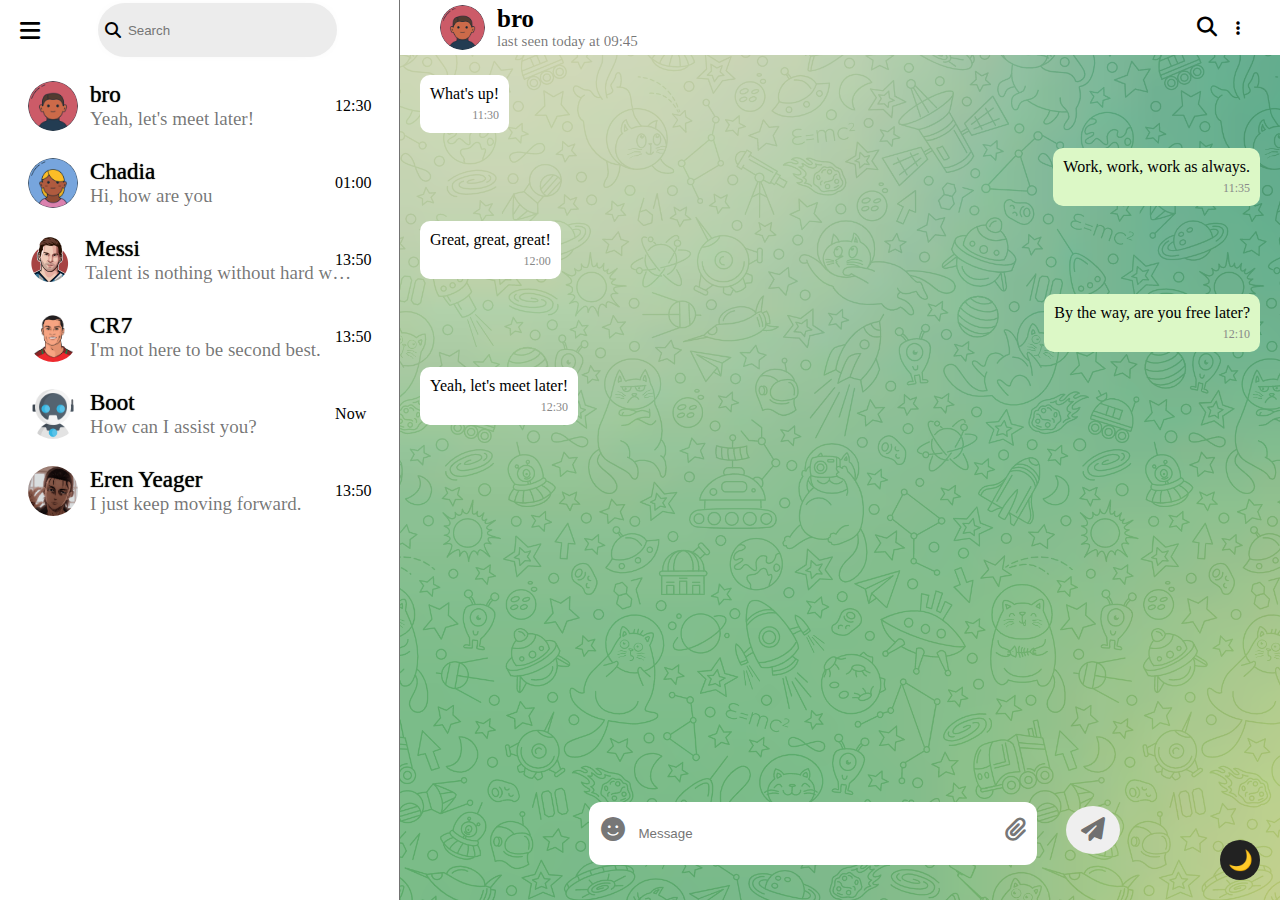
<file: google.com/telegram.html>
<!DOCTYPE html>
<html lang="en">

<head>
     <meta charset="UTF-8">
     <meta name="viewport" content="width=device-width, initial-scale=1.0">
     <title>Telegram Chat App</title>
     <link rel="stylesheet" href="https://cdnjs.cloudflare.com/ajax/libs/font-awesome/6.1.1/css/all.min.css">
     <link rel="stylesheet" href="chat.css">
</head>

<body>
     <div id="page">
          <div id="firstpage">
               <div id="navbars">
                    <i class="fa fa-bars" aria-hidden="true"></i>
                    <div id="search">
                         <i class="fa fa-search" aria-hidden="true"></i>
                         <input type="text" placeholder="Search">
                    </div>
               </div>
               <div id="users">
                    <!-- User list will be filled by JavaScript -->
               </div>
          </div>
          <div id="lastpage">
               <div id="navUser">
                    <div id="userdata">
                         <img src="img_users/man_7180002.png">
                         <div id="viewUser">
                              <h1 id="userchatname">Samir</h1>
                              <p id="viewuser">last seen today at 09:45</p>
                         </div>
                    </div>
                    <div id="detachUser">
                         <i class="fa fa-search" aria-hidden="true"></i>
                         <i class="fa fa-ellipsis-v" aria-hidden="true" style="margin-left: 15px;"></i>
                    </div>
               </div>
               <div id="chatuser">
                    <!-- Chat messages will be filled by JavaScript -->
               </div>
               <div id="messageuser">
                    <div id="inputsCuntruls">
                         <i class="fa fa-smile" aria-hidden="true"></i>
                         <input type="text" placeholder="Message" id="inputuserr">
                         <i class="fa fa-paperclip" aria-hidden="true"></i>
                         <button id="aoudiouser">
                              <i class="fa fa-paper-plane" aria-hidden="true"></i>
                         </button>
                    </div>
               </div>
          </div>
     </div>
     <script src="chat.js"></script>
</body>

</html>
</file>
<file: google.com/chat.css>
*{
     margin: 0;
     padding: 0;
     box-sizing: border-box;
}
#page{
     display: flex;
     justify-content: center;
     align-items: center;
     flex-wrap: nowrap;
}
:root{
     --color1:black;
     --color2:rgba(0, 0, 0, 0.548); 
     --color3:rgb(255, 169, 94); 
     --color4:rgb(255, 255, 255); 
     --color5:black; 


}
/*                                            firstpage */
#firstpage{
     background-color: #ffffff; 
     width: 20%;
     height: 100vh;   
     display: flex;
     flex-direction: column; 
     padding: 0 20px;
     overflow: auto;
     max-width: 500px;
     min-width: 400px;
     border-right: 1px solid var(--color2);

}
.fa-bars{
     font-size: 23px;
     cursor: pointer;
}
.fa-bars:active{
     text-shadow: 0 0 3px var(--color3);
}
#navbars{   
     display: flex;
     align-items: center;
     height: 5vh;
     padding: 30px 0;
     margin: 0 0 10px 0;
     background-color: white;
}
 #search{
     width: 100%;  
     height: 30px; 
     padding: 0 20px; 
     display: flex;
     justify-content: center;
     align-items: center;

 }
 #search  input {   
     width: 80%;
     height: 6vh;
     padding: 0 30px;
     border-radius: 50px;
     box-shadow:0 0 18px -18px #0b0b0b;
     border: none; 
     background-color: rgba(14, 13, 13, 0.077) !important; 
 }
 #search .fa-search{
position: relative;
top: 0px;
left: 23px; 
z-index: 2;
 }
 /*                        users */

#users{
     display: flex;
     flex-direction: column;
     gap: 5px;
}
#user1{

height: 8vh;
display: flex;
align-items: center;
justify-content: space-between;
flex-wrap: nowrap;
width: 90%;
cursor: pointer;
}
#user1 #user_profile{
     width: 100%;
     height: 5vh;
     display: flex;
     align-items: center; 
     gap: 12px; 
}
#user1 #user_profile #userContent{ 
 width: 100%; 
display: flex; 
justify-content: center; 
flex-direction: column;
}
#user1 #user_profile #user_img{
    width: 50px ;
    height: 50px;
    border: none;
    border-radius: 50px;
}
#user1 #user_profile #user_name{
    font-size: 23px;
    text-shadow: 0 0 1px black; 
}
#user1 #user_profile #user_lastMessaage{
     font-size: 19px; 
     color:var(--color2) ; 
     width: 270px;  
     white-space: nowrap;
     overflow: hidden;
     text-overflow: ellipsis;
 }
 

/* media first */

@media screen and (max-width:400px) {
     #user1 #user_profile #user_lastMessaage{
          font-size: 19px; 
          color:var(--color2) ; 
          width: 120px;  
          white-space: nowrap;
          overflow: hidden;
          text-overflow: ellipsis;
      }
}
/*                                            lastpage */

#lastpage{
     width: 100%;
     height: 100vh;
     background-image: url(img_users/lastpage.PNG); 
     overflow: auto;
}

#navUser{
     background-color: var(--color4);
     display: flex;
  justify-content: space-between;
  align-items: center;
  padding: 5px 40px; 
}
#navUser #userdata{
     display: flex;
     justify-content: center;
     align-items: center;
     gap: 12px;
}
#navUser #detachUser .fa-search{
     font-size: 20px;
} 
#navUser #userdata img{
     width: 45px ;
     height: 45px;
     border: none;
     border-radius: 50px;
 }
 
#navUser #userdata #viewUser #userchatname{
     font-size: 25px; 
 }
#navUser #userdata #viewUser #viewuser{
 font-size: 15px; 
 color:var(--color2) ; 
}


/* message user*/
#chatuser{
     width: 100%;
     height: 83%;
}
#messageuser{
     width: 100%;
     display: flex;
     justify-content: center;
     align-items: center; 
     position: relative;  
}

 #inputsCuntruls #inputuserr {
 width: 35vw;
 height: 7vh;
 border-radius: 12px;
 border: none;
 padding: 0 50px;
}
#inputsCuntruls i{
     color: var(--color2);
}
#inputsCuntruls .fa-paperclip{
position: relative;
left: -36px;
    font-size: 1.5rem;
}
#inputsCuntruls .fa-smile{
     position: relative;
     left: 40px; 
     font-size: 1.5rem;
}
#inputsCuntruls #aoudiouser{
border-radius: 50%;
border: none;
padding:  10px 15px; 
    font-size: 1.5rem;
 }

 

                @media screen and (max-width:750px) {
                    #lastpage{
                       display: none;
                    }
                    #firstpage{ 
                         width: 100%;    
                         max-width: 572px;
                    }
               }
                 
               /* media first */
               @media screen and (max-width: 400px) {
                    #user1 #user_profile #user_lastMessaage {
                         font-size: 14px;
                         color: var(--color2);
                         width: 120px;
                         white-space: nowrap;
                         overflow: hidden;
                         text-overflow: ellipsis;
                    }
               }
               @media screen and (max-width: 750px) {
                    #lastpage {
                         display: none;
                         position: fixed;
                         top: 0;
                         left: 0;
                         right: 0;
                         bottom: 0;
                         z-index: 100;
                    }
               
                    #firstpage {
                         width: 100%;
                         max-width: none;
                         min-width: 0;
                    }
               
                    .back-button {
                         display: inline-block;
                    }
               }
               /*                                            lastpage */
        
            
               
               @media screen and (max-width: 750px) {
                    #lastpage {
                         display: none;
                         position: fixed;
                         top: 0;
                         left: 0;
                         right: 0;
                         bottom: 0;
                         z-index: 100;
                    }
               
                    #firstpage {
                         width: 100%;
                         max-width: none;
                         min-width: 0;
                    }
               
                    .back-button {
                         display: inline-block;
                    }
               }
</file>
